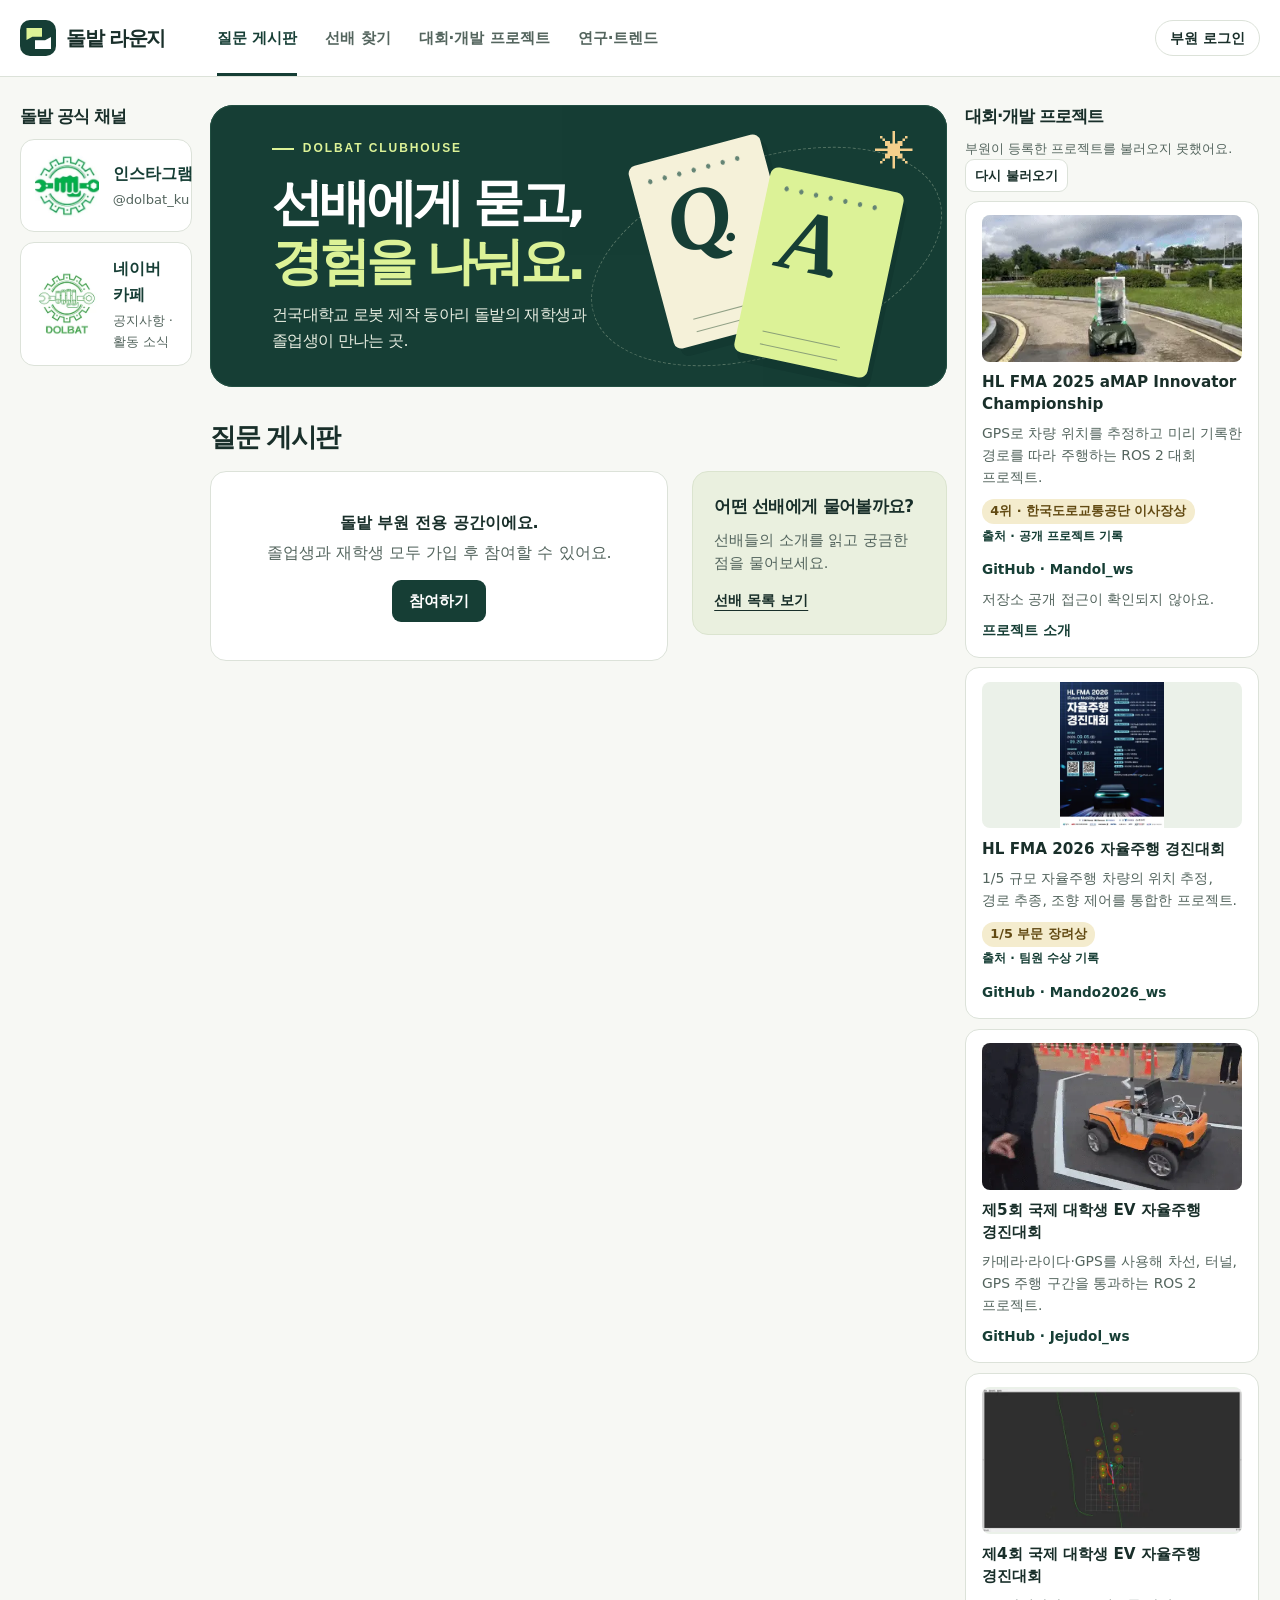
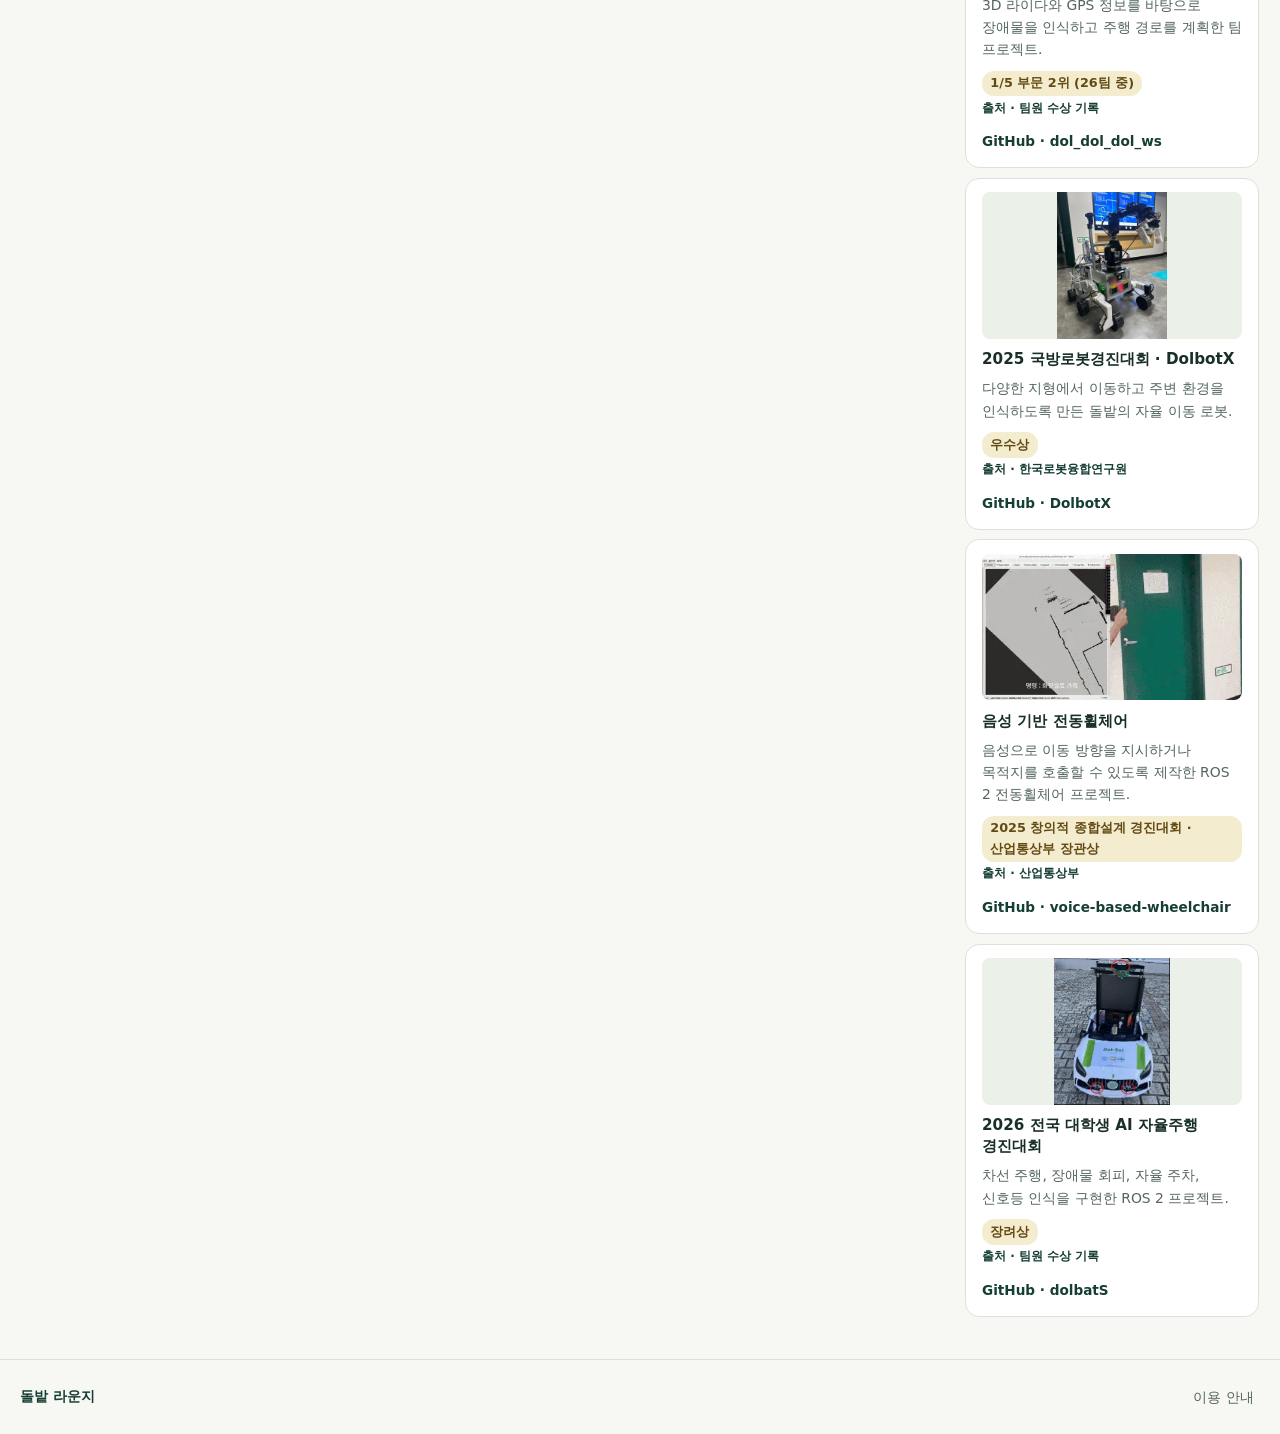
<file: index.html>
<!doctype html>
<html lang="ko"><head><meta charset="utf-8"><meta name="viewport" content="width=device-width,initial-scale=1">
<meta name="theme-color" content="#163e35"><title>돌밭 라운지 · DOLBAT</title>
<meta name="description" content="건국대학교 로봇 제작 동아리 돌밭(DOLBAT)의 재학생과 졸업생이 질문하고 답하는 커뮤니티입니다.">
<link rel="icon" href="data:image/svg+xml,%3Csvg xmlns='http://www.w3.org/2000/svg' viewBox='0 0 32 32'%3E%3Crect width='32' height='32' rx='8' fill='%23163e35'/%3E%3Cpath d='M8 8h11v8H13l-5 4zm8 10h8v7l-4-2h-4z' fill='%23dbf38c'/%3E%3C/svg%3E">
<link rel="stylesheet" href="./style.css?v=trends1"><script defer src="./config.js"></script><script defer src="./data.js?v=trends1"></script><script defer src="./app.js?v=trends1"></script></head>
<body>
<header><div class="wrap top"><a class="brand" href="#questions" aria-label="돌밭 라운지 홈"><span class="brand-mark" aria-hidden="true"><i></i><b></b></span>돌밭 라운지</a>
<nav aria-label="주 메뉴"><a href="#questions" data-nav="questions">질문 게시판</a><a href="#mentors" data-nav="mentors">선배 찾기</a><a href="#projects" data-nav="projects">대회·개발 프로젝트</a><a href="#trends" data-nav="trends">연구·트렌드</a></nav>
<button class="account" id="account"></button></div></header>
<main class="page-shell">
<div class="page-core"><section class="hero"><div class="hero-copy"><p class="eyebrow"><span></span>DOLBAT CLUBHOUSE</p><h1>선배에게 묻고,<br><em>경험을 나눠요.</em></h1><p class="intro">건국대학교 로봇 제작 동아리 돌밭의 재학생과 졸업생이 만나는 곳.</p></div>
<div class="art" aria-hidden="true"><div class="orbit"></div><div class="paper qpaper"><div class="holes"></div><strong>Q<span>.</span></strong><div class="paper-lines"></div></div><div class="paper apaper"><div class="holes"></div><strong>A<span>.</span></strong><div class="paper-lines"></div></div><i class="spark">✳</i></div></section>
<div id="board"></div>
<section class="trends-page" id="trendsPage" aria-labelledby="trendsTitle" hidden>
  <div class="project-heading"><h1 id="trendsTitle">연구·트렌드</h1>
    <button type="button" class="solid" id="trendRegister" data-act="registerTrend" hidden>정보 공유하기</button>
  </div>
  <p class="dim trends-intro">새로 본 논문, 기술 소식, 써본 개발 도구를 소개해 보세요.</p>
  <div id="trendList" class="trends-list"></div>
  <p id="trendStatus" class="hint" role="status">소식을 불러오는 중이에요.</p>
  <button type="button" id="trendMore" class="outline" data-act="moreTrends" hidden>소식 더 보기</button>
</section>
</div>
<aside class="site-rail social-rail" aria-labelledby="social-title">
  <h2 id="social-title">돌밭 공식 채널</h2>
  <a class="social-card" href="https://www.instagram.com/dolbat_ku/" target="_blank" rel="noopener noreferrer">
    <img src="./assets/instagram.webp" width="70" height="70" alt="">
    <span><strong>인스타그램</strong><small>@dolbat_ku</small></span>
  </a>
  <a class="social-card" href="https://cafe.naver.com/dolbat1998" target="_blank" rel="noopener noreferrer">
    <img src="./assets/naver-cafe.webp" width="70" height="70" alt="">
    <span><strong>네이버 카페</strong><small>공지사항 · 활동 소식</small></span>
  </a>
</aside>
<aside class="site-rail competition-rail" aria-labelledby="competition-title">
  <div class="project-heading"><h2 id="competition-title">대회·개발 프로젝트</h2>
    <button type="button" class="outline project-register" id="projectRegister" data-act="registerProject" hidden>프로젝트 등록</button>
  </div>
  <div id="projectFeed" class="project-feed">
    <ul class="competition-list" id="memberProjects" aria-label="부원이 등록한 프로젝트" hidden></ul>
    <p id="projectStatus" class="project-link-status" role="status" hidden></p>
    <button type="button" id="projectMore" class="outline project-more" data-act="moreProjects" hidden>프로젝트 더 보기</button>
    <ul class="competition-list" aria-label="돌밭 프로젝트">
    <li class="competition-card">
      <img class="project-cover" src="./assets/projects/mandol-2025.webp" alt="" loading="lazy" decoding="async">
      <h3>HL FMA 2025 aMAP Innovator Championship</h3>
      <p>GPS로 차량 위치를 추정하고 미리 기록한 경로를 따라 주행하는 ROS 2 대회 프로젝트.</p>
      <div class="project-award"><strong>4위 · 한국도로교통공단 이사장상</strong><a href="https://explore.market.dev/ecosystems/cpp/projects/mandol_ws" target="_blank" rel="noopener noreferrer" aria-label="4위 · 한국도로교통공단 이사장상 출처 · 공개 프로젝트 기록">출처 · 공개 프로젝트 기록</a></div>
      <a href="https://github.com/Hannibal730/Mandol_ws" data-project-repo target="_blank" rel="noopener noreferrer">GitHub · Mandol_ws</a><p class="project-link-status">저장소 공개 접근이 확인되지 않아요.</p><a href="https://github.com/Hannibal730/Hannibal730#projects" target="_blank" rel="noopener noreferrer">프로젝트 소개</a>
    </li>
    <li class="competition-card">
      <img class="project-cover" src="./assets/projects/mando-2026.webp" alt="" loading="lazy" decoding="async">
      <h3>HL FMA 2026 자율주행 경진대회</h3>
      <p>1/5 규모 자율주행 차량의 위치 추정, 경로 추종, 조향 제어를 통합한 프로젝트.</p>
      <div class="project-award"><strong>1/5 부문 장려상</strong><a href="https://github.com/sw8744/sw8744#awards" target="_blank" rel="noopener noreferrer" aria-label="1/5 부문 장려상 출처 · 팀원 수상 기록">출처 · 팀원 수상 기록</a></div>
      <a href="https://github.com/Hannibal730/Mando2026_ws" data-project-repo target="_blank" rel="noopener noreferrer">GitHub · Mando2026_ws</a>
    </li>
    <li class="competition-card">
      <img class="project-cover" src="./assets/projects/jeju-2026.webp" alt="" loading="lazy" decoding="async">
      <h3>제5회 국제 대학생 EV 자율주행 경진대회</h3>
      <p>카메라·라이다·GPS를 사용해 차선, 터널, GPS 주행 구간을 통과하는 ROS 2 프로젝트.</p>
      <a href="https://github.com/Hannibal730/Jejudol_ws" data-project-repo target="_blank" rel="noopener noreferrer">GitHub · Jejudol_ws</a>
    </li>
    <li class="competition-card">
      <img class="project-cover" src="./assets/projects/jeju-2025.webp" alt="" loading="lazy" decoding="async">
      <h3>제4회 국제 대학생 EV 자율주행 경진대회</h3>
      <p>3D 라이다와 GPS 정보를 바탕으로 장애물을 인식하고 주행 경로를 계획한 팀 프로젝트.</p>
      <div class="project-award"><strong>1/5 부문 2위 (26팀 중)</strong><a href="https://kr.linkedin.com/in/hannibal730/ko" target="_blank" rel="noopener noreferrer" aria-label="1/5 부문 2위 (26팀 중) 출처 · 팀원 수상 기록">출처 · 팀원 수상 기록</a></div>
      <a href="https://github.com/Highsky7/dol_dol_dol_ws" data-project-repo target="_blank" rel="noopener noreferrer">GitHub · dol_dol_dol_ws</a>
    </li>
    <li class="competition-card">
      <img class="project-cover" src="./assets/projects/dolbotx.webp" alt="" loading="lazy" decoding="async">
      <h3>2025 국방로봇경진대회 · DolbotX</h3>
      <p>다양한 지형에서 이동하고 주변 환경을 인식하도록 만든 돌밭의 자율 이동 로봇.</p>
      <div class="project-award"><strong>우수상</strong><a href="https://www.youtube.com/watch?v=GcvBvOLfVEU" target="_blank" rel="noopener noreferrer" aria-label="우수상 출처 · 한국로봇융합연구원">출처 · 한국로봇융합연구원</a></div>
      <a href="https://github.com/Highsky7/DolbotX" data-project-repo target="_blank" rel="noopener noreferrer">GitHub · DolbotX</a>
    </li>
    <li class="competition-card">
      <img class="project-cover" src="./assets/projects/voice-wheelchair.webp" alt="" loading="lazy" decoding="async">
      <h3>음성 기반 전동휠체어</h3>
      <p>음성으로 이동 방향을 지시하거나 목적지를 호출할 수 있도록 제작한 ROS 2 전동휠체어 프로젝트.</p>
      <div class="project-award"><strong>2025 창의적 종합설계 경진대회 · 산업통상부 장관상</strong><a href="https://www.motir.go.kr/kor/article/ATCL3f49a5a8c/171257/view?mno=&amp;pageIndex=88" target="_blank" rel="noopener noreferrer">출처 · 산업통상부</a></div>
      <a href="https://github.com/yooburi/voice-based-wheelchair" data-project-repo target="_blank" rel="noopener noreferrer">GitHub · voice-based-wheelchair</a>
    </li>
    <li class="competition-card">
      <img class="project-cover" src="./assets/projects/dolbats.webp" alt="" loading="lazy" decoding="async">
      <h3>2026 전국 대학생 AI 자율주행 경진대회</h3>
      <p>차선 주행, 장애물 회피, 자율 주차, 신호등 인식을 구현한 ROS 2 프로젝트.</p>
      <div class="project-award"><strong>장려상</strong><a href="https://github.com/sw8744/sw8744#awards" target="_blank" rel="noopener noreferrer" aria-label="장려상 출처 · 팀원 수상 기록">출처 · 팀원 수상 기록</a></div>
      <a href="https://github.com/sw8744/dolbatS" data-project-repo target="_blank" rel="noopener noreferrer">GitHub · dolbatS</a>
    </li>
    </ul>
  </div>
</aside>
</main>
<footer><div class="wrap"><strong>돌밭 라운지</strong><button id="about">이용 안내</button></div></footer>
<dialog id="modal"><div class="modal-head"><h2 id="modal-title"></h2><button class="cross" aria-label="닫기" id="close">×</button></div><div id="modal-body"></div></dialog><div id="toast" role="status"></div><noscript>게시판을 보려면 브라우저에서 JavaScript를 켜 주세요.</noscript>
</body></html>
</file>
<file: style.css>
:root{--pine:#163e35;--ink:#192f2a;--lime:#dcf297;--paper:#f7f8f4;--line:#dce2d9;--muted:#54655e;--white:#fff;--accent:#386955;color:var(--ink);background:var(--paper);font:16px/1.6 "Inter","Pretendard","Apple SD Gothic Neo","Malgun Gothic",system-ui,sans-serif;word-break:keep-all}*{box-sizing:border-box}body{margin:0}button,input,select,textarea{font:inherit;color:inherit}button,a,input,textarea,select{touch-action:manipulation}button{cursor:pointer}button,a{transition:background .16s,color .16s,border-color .16s}button{border:0;background:none}a{color:inherit;text-decoration:none}h1,h2,h3,p{margin:0}button:focus-visible,a:focus-visible,select:focus-visible,textarea:focus-visible,input:focus-visible{outline:3px solid #578772;outline-offset:3px}button:disabled{opacity:.55;cursor:wait}.wrap{width:min(1140px,calc(100% - 80px));margin:auto}header{background:white;border-bottom:1px solid var(--line)}.top{display:flex;align-items:center;min-height:76px;gap:52px}.brand{display:flex;align-items:center;gap:10px;font-size:1.28rem;font-weight:850;letter-spacing:-.07em;white-space:nowrap}.brand-mark{display:block;width:36px;height:36px;border-radius:10px;background:var(--pine);position:relative}.brand-mark i,.brand-mark b{position:absolute;background:var(--lime);width:16px;height:12px;left:6px;top:8px;clip-path:polygon(0 0,100% 0,100% 72%,37% 72%,0 100%)}.brand-mark b{transform:rotate(180deg);top:17px;left:15px;background:#fff}nav{display:flex;gap:28px;align-self:stretch}nav a{display:grid;place-content:center;position:relative;color:var(--muted);font-size:.95rem;font-weight:650}nav a.on{color:var(--pine)}nav a.on:after{content:"";height:3px;position:absolute;background:var(--pine);bottom:0;left:0;right:0}.account{margin-left:auto;border:1px solid var(--line);border-radius:22px;padding:6px 14px;font-weight:650;font-size:.87rem}.account:hover,.outline:hover,.chip:hover{background:#eaf0e7}.hero{display:flex;position:relative;isolation:isolate;overflow:hidden;color:#fff;background:var(--pine);margin:28px 0 32px;border-radius:23px;min-height:270px;align-items:center;padding:34px clamp(28px,4.8vw,66px);box-shadow:inset 0 0 0 1px #224f42}.hero-copy{position:relative;z-index:2;width:56%}.eyebrow{font-family:Arial,sans-serif;display:flex;align-items:center;gap:9px;font-weight:700;font-size:.75rem;letter-spacing:.16em;color:var(--lime)}.eyebrow span{height:2px;width:22px;background:var(--lime)}h1{font-size:clamp(2.1rem,4vw,3.35rem);letter-spacing:-.08em;line-height:1.14;margin:15px 0 12px;font-weight:800}h1 em{font-style:normal;color:var(--lime)}.intro{color:#e7ede1;font-size:1rem;letter-spacing:-.04em}.art{position:absolute;width:42%;max-width:430px;top:0;right:4%;height:100%;pointer-events:none}.orbit{border:1px dashed #76907d;opacity:.65;width:118%;height:69%;border-radius:50%;position:absolute;top:19%;left:-8%;transform:rotate(-19deg)}.paper{position:absolute;width:44%;height:67%;top:15%;color:var(--pine);box-shadow:5px 9px 0 #0b2a2440;border-radius:8px;padding:7% 8% 4%;display:flex;flex-direction:column;justify-content:space-between}.qpaper{left:13%;background:#f5f1d9;transform:rotate(-15deg)}.apaper{top:26%;left:46%;background:var(--lime);transform:rotate(12deg)}.holes{position:absolute;top:9%;left:12%;right:12%;height:5px;background:radial-gradient(circle at 3px 2.5px,#648474 2px,transparent 2.6px) left/15px 5px repeat-x}.paper strong{font:italic 700 clamp(4rem,7vw,7rem)/1 Georgia,serif;letter-spacing:-.13em}.paper strong span{font-size:.58em}.paper-lines{width:92%;height:14px;border-block:1.5px solid #768b70;opacity:.78}.spark{position:absolute;right:1%;top:10%;color:#f5cf8c;font:normal 2.5rem/1 Georgia,serif}.board-head{display:flex;align-items:center;justify-content:space-between;gap:12px;margin:4px 0 16px}h2{font-size:1.65rem;letter-spacing:-.065em;line-height:1.35}.section-title{display:flex;align-items:baseline;gap:12px}.count{color:var(--muted);font-size:.9rem}.solid,.outline{border-radius:9px;padding:9px 17px;font-size:.94rem;font-weight:700;display:inline-flex;align-items:center;justify-content:center;gap:7px}.solid{background:var(--pine);color:white}.solid:hover{background:#255846}.outline{background:white;border:1px solid var(--line)}.ico{font-family:Arial,sans-serif;font-size:1.1em}.layout{display:grid;grid-template-columns:minmax(0,1fr) 255px;gap:24px}.panel,.sidecard,.mentor{background:white;border:1px solid var(--line);border-radius:16px}.panel{overflow:hidden}.toolbar{padding:19px 22px 16px;border-bottom:1px solid var(--line)}.search{display:flex;align-items:center;gap:10px;background:#f5f7f3;border:1px solid #dce3d9;border-radius:9px;padding:0 13px;color:var(--muted)}.search:before{content:"";width:12px;height:12px;border:1.8px solid currentColor;border-radius:50%;flex:none}.search:after{content:"";position:absolute;margin:11px 0 0 12px;width:6px;height:1.7px;background:currentColor;transform:rotate(46deg)}.search input{width:100%;padding:10px 4px;border:0;background:transparent;min-width:0;font-size:.93rem}.chips{display:flex;flex-wrap:wrap;gap:6px;margin-top:12px}.chip,.tag,.status{font-size:.82rem;line-height:1.4;border-radius:18px;white-space:nowrap}.chip{padding:6px 12px;border:1px solid var(--line);background:white}.chip.active{background:var(--pine);color:white;border-color:var(--pine)}.row{display:block;width:100%;padding:17px 23px;text-align:left;border:0;border-bottom:1px solid #e6eae4;background:white}.row:last-child{border:0}.row:hover,.mentor:hover{background:#f7faf4}.labelrow,.meta,.personline{display:flex;align-items:center;flex-wrap:wrap;gap:8px}.tag{color:#365c48;background:#edf2e9;padding:3px 9px;font-weight:700}.status{font-weight:600;color:#557358}.status.wait{color:#946631}.row h3,.mentor h3{font-size:1.1rem;line-height:1.5;letter-spacing:-.045em;margin:6px 0 4px;overflow-wrap:anywhere}.meta{overflow-wrap:anywhere;font-size:.83rem;color:var(--muted)}.answer-count{margin-left:auto;color:var(--pine);font-weight:700}.sidecard{padding:21px;margin-bottom:14px}.sidecard h3{font-size:1.06rem;letter-spacing:-.04em}.sidecard.moss{background:#eaf0df;border-color:#dbe4cf}.sidecard p{color:var(--muted);font-size:.91rem;margin:8px 0 13px}.sidecard .linkbtn{font-size:.9rem;font-weight:700;padding:0;text-decoration:underline;text-underline-offset:5px}.sidelist{display:flex;flex-direction:column;gap:6px;margin-top:10px}.filter{display:flex;width:100%;align-items:center;justify-content:space-between;text-align:left;padding:7px 9px;border-radius:6px;color:var(--muted);font-size:.92rem}.filter.active{background:#eff3ed;color:var(--pine);font-weight:700}.filter b{font-size:.85rem}.empty{text-align:center;padding:38px 20px;color:var(--muted)}.empty strong{display:block;color:var(--ink);margin-bottom:5px}.empty button{margin-top:14px}.mentor-grid{padding:18px;display:grid;grid-template-columns:repeat(2,minmax(0,1fr));gap:12px}.mentor{padding:18px;text-align:left}.avatar{width:39px;height:39px;display:grid;place-items:center;border-radius:12px;color:var(--pine);background:#e4eed5;font-weight:750}.mentor p{font-size:.91rem;color:var(--muted);margin-top:10px}.notice{font-size:.87rem;color:var(--muted);margin:12px 0}.mobile-filter{display:none}footer{border-top:1px solid var(--line);margin:42px 0 0}footer .wrap{display:flex;align-items:center;gap:16px;min-height:74px;color:var(--muted);font-size:.85rem}footer strong{color:var(--pine)}footer button{margin-left:auto;font-size:.87rem}dialog{width:min(590px,calc(100% - 26px));max-height:88dvh;padding:24px;border:1px solid var(--line);border-radius:18px;color:var(--ink);box-shadow:0 18px 70px #173e3533}dialog::backdrop{background:#092c2480}.modal-head{display:flex;align-items:center;justify-content:space-between;gap:14px;margin-bottom:18px}.modal-head h2{font-size:1.38rem;overflow-wrap:anywhere}.cross{height:34px;width:34px;flex:none;border-radius:50%;background:var(--paper);font:1.55rem/1 Arial}.form{display:grid;gap:13px}.form label{display:grid;gap:5px;font-size:.9rem;font-weight:700}.form :is(input,textarea,select){width:100%;min-width:0;padding:9px 10px;background:#f9faf7;border:1px solid #cfdace;border-radius:8px;font-size:16px}.form textarea{resize:vertical;min-height:102px}.form input[type=file]{font-size:.83rem;padding:8px}.form small,.dim,.hint{font-size:.87rem;color:var(--muted)}.form .solid{justify-self:start}.error{color:#9c3626;font-size:.9rem}.error:empty{display:none}.hint{background:#f2f5ec;border-radius:9px;padding:10px 12px;margin:0 0 14px}.switch{margin-top:14px;color:#2d6655;text-decoration:underline;font-weight:650}.article{white-space:pre-wrap;overflow-wrap:anywhere;margin:13px 0 17px}.photo{display:block;width:auto;max-width:100%;max-height:400px;border-radius:10px;margin:10px 0}.reply{border-top:1px solid var(--line);padding:15px 0 5px}.reply h4,.replies h3{margin:0}.replies h3{font-size:1.04rem}.detail-form{border-top:1px solid var(--line);padding-top:16px;margin-top:12px}.related:not(:empty){background:#f2f5ec;border-radius:8px;padding:9px 12px;font-size:.86rem}.related button{display:block;text-align:left;text-decoration:underline;margin:4px 0}.busyline{padding:17px;color:var(--muted)}#toast{position:fixed;bottom:22px;left:50%;transform:translateX(-50%);max-width:90%;background:var(--pine);border-radius:10px;color:white;font-size:.91rem;padding:10px 16px;z-index:20;box-shadow:0 2px 10px #0002;pointer-events:none}#toast:empty{display:none}
@media(max-width:850px){.layout{grid-template-columns:minmax(0,1fr) 205px;gap:14px}.wrap{width:calc(100% - 40px)}.hero{min-height:240px}.art{right:3%}.top{gap:32px}.sidecard{padding:15px}}
@media(max-width:670px){.wrap{width:calc(100% - 28px)}.top{min-height:65px;flex-wrap:wrap;gap:0;padding:12px 0 0}.brand{font-size:1.13rem}.brand-mark{width:33px;height:33px}.account{order:1}nav{order:2;width:100%;gap:24px;margin-top:8px}nav a{padding:7px 0 10px;font-size:.9rem}.hero{margin:16px 0 23px;min-height:193px;padding:21px 20px;border-radius:15px}.hero-copy{width:66%}h1{font-size:clamp(1.65rem,6.3vw,2.35rem);margin:10px 0}.intro{font-size:.83rem;line-height:1.5}.eyebrow{font-size:.65rem;gap:6px}.art{width:35%;right:3%;top:15%;height:70%}.paper{width:60%;height:64%}.qpaper{left:0}.apaper{left:41%;top:35%}.paper strong{font-size:clamp(2.8rem,9vw,4rem)}.holes{height:4px;background-size:10px 4px}.paper-lines{height:8px}.spark{font-size:1.4rem;right:3%}.orbit{top:25%;left:-10%}.layout{display:block}.layout aside{margin-top:16px}.statuscard{display:none}.mobile-filter{display:block;border:1px solid var(--line);border-radius:8px;padding:5px;font-size:.84rem;background:#fff}.board-head{margin-bottom:12px}h2{font-size:1.4rem}.section-title{gap:6px}.toolbar{padding:13px}.row{padding:15px}.chip{padding:5px 10px}.chips{gap:5px}.solid,.outline{padding:8px 12px}.mentor-grid{padding:12px;gap:8px}.mentor{padding:12px}.sidecard{margin-bottom:10px}.status-top{display:flex;align-items:center;justify-content:space-between;margin-top:10px}.status-top .chips{margin:0}.meta{gap:5px}.top .account{font-size:.8rem}footer .wrap{gap:9px;flex-wrap:wrap}dialog{padding:17px}}
@media(max-width:380px){.mentor-grid{grid-template-columns:1fr}.hero-copy{width:68%}.art{opacity:.92}.hero{padding:17px}.eyebrow{letter-spacing:.1em}}
.tick{display:flex!important;align-items:center;gap:10px!important;margin-top:9px}.tick input{width:auto!important}.related details{padding:4px 0}.related summary{cursor:pointer;font-weight:650}.related p{margin:5px}.mobile-filter-wrap:has(select){display:none}@media(max-width:670px){.mobile-filter-wrap:has(select){display:block;margin-top:10px}}[hidden]{display:none!important}
.author-fields{display:grid;grid-template-columns:1.45fr .75fr 1fr;gap:8px 10px;border:1px solid var(--line);border-radius:10px;padding:10px 12px;min-width:0}.author-fields legend{padding:0 6px;font-size:.93rem;font-weight:700}.author-fields label{min-width:0}.author-fields small{grid-column:1/-1}@media(max-width:480px){.author-fields{grid-template-columns:1fr 1fr}.author-fields label:first-of-type{grid-column:1/-1}}

.article a { color: var(--pine); text-decoration: underline; text-underline-offset: .18em; }
.work-fields { display: grid; gap: 13px; }
.employment-summary { margin: .6rem 0; font-size: .9rem; overflow-wrap: anywhere; }
.employment-summary div { display: flex; align-items: baseline; gap: .65rem; }
.employment-summary dt { color: var(--muted); flex: none; }
.employment-summary dd { margin: 0; }

.question-filters { display: flex; flex-wrap: wrap; align-items: center; gap: .5rem; margin-top: .65rem; }
.question-filters .mobile-filter-wrap { margin-top: 0; }
.topic-filter { max-width: 100%; border: 1px solid var(--line); border-radius: 8px; padding: .35rem .55rem; background: #fff; font-size: .87rem; }
.question-topic { display: inline-block; color: var(--pine); background: #e9efe4; border-radius: 12px; padding: .2rem .55rem; font-size: .82rem; }

.attachment-download { display: block; margin: .55rem 0; max-width: 100%; text-align: left; overflow-wrap: anywhere; }

.profile-activity { margin-top: 1.1rem; padding-top: .65rem; border-top: 1px solid var(--line); }
.profile-activity h3 { margin: 0 0 .55rem; font-size: 1rem; }
.profile-activity ul { padding: 0; margin: 0; list-style: none; display: grid; gap: .4rem; }
.activity-question { display: flex; align-items: center; gap: .5rem; width: 100%; text-align: left; overflow-wrap: anywhere; }
.danger { color: #8e2926; border: 1px solid #dda8a3; background: #fff7f6; border-radius: 8px; padding: .45rem .8rem; }
.danger:hover { background: #fbe7e5; }

.page-shell {
  width: min(1140px, calc(100% - 40px));
  margin: 0 auto;
  display: grid;
  grid-template-columns: repeat(2, minmax(0, 1fr));
  grid-template-areas: "core core" "social competition";
  align-items: start;
  column-gap: 24px;
  row-gap: 28px;
}
.page-core { grid-area: core; min-width: 0; }
.social-rail { grid-area: social; }
.competition-rail { grid-area: competition; }
.site-rail { min-width: 0; }
.site-rail h2 { margin: 0 0 .7rem; font-size: 1.05rem; }
.social-card, .competition-card {
  border: 1px solid var(--line);
  border-radius: 14px;
  background: var(--white);
}
.social-card {
  display: flex;
  align-items: center;
  gap: .85rem;
  padding: .85rem;
  margin-bottom: .6rem;
  color: var(--pine);
  text-decoration: none;
}
.social-card:last-child { margin-bottom: 0; }
.social-card:hover { background: #edf4ea; border-color: #b6c8b2; }
.social-card img { flex: 0 0 64px; width: 64px; height: 64px; object-fit: contain; border-radius: 9px; }
.social-card strong, .social-card small { display: block; }
.social-card small { margin-top: .15rem; color: var(--muted); font-size: .82rem; overflow-wrap: anywhere; }
.competition-list { display: grid; gap: .6rem; margin: 0; padding: 0; list-style: none; }
.competition-card { padding: .85rem 1rem; }
.competition-card h3 { font-size: .95rem; line-height: 1.4; margin: 0; }
.competition-card p { margin: .42rem 0; font-size: .87rem; color: var(--muted); }
.competition-card a { color: var(--pine); font-weight: 650; font-size: .85rem; text-underline-offset: .2em; overflow-wrap: anywhere; }
@media (min-width: 1200px) {
  :root { --desktop-gutter: clamp(18px, 1.6vw, 40px); }
  .page-shell, header .wrap, footer .wrap {
    width: calc(100% - 2 * var(--desktop-gutter));
  }
  .page-shell {
    grid-template-columns: clamp(172px, 13vw, 260px) minmax(0, 1fr) clamp(262px, 23vw, 580px);
    grid-template-areas: "social core competition";
    column-gap: clamp(14px, 1.4vw, 30px);
  }
  .site-rail { margin-top: 28px; }
  .hero { min-height: clamp(255px, 16vw, 350px); }
  .project-feed { container-type: inline-size; }
}
@media (max-width: 850px) {
  .page-shell { width: calc(100% - 40px); gap: 24px 16px; }
}
@media (max-width: 670px) {
  .page-shell { width: calc(100% - 28px); grid-template-columns: minmax(0, 1fr); grid-template-areas: "core" "social" "competition"; }
}

.project-heading { display: flex; align-items: start; flex-wrap: wrap; justify-content: space-between; gap: .35rem .55rem; }
.project-heading h2 { flex: 1 0 auto; }
.project-register, .project-more { font-size: .82rem; padding: .3rem .58rem; margin-bottom: .55rem; }
.project-feed { min-width: 0; }
#memberProjects { margin-bottom: .6rem; }
.project-link-status { font-size: .8rem; color: var(--muted); }
.project-cover { display: block; width: 100%; aspect-ratio: 16 / 9; object-fit: contain; background: #ebf1e9; border-radius: 8px; margin-bottom: .65rem; }
.project-description { white-space: pre-wrap; overflow-wrap: anywhere; }
.competition-card h3 { overflow-wrap: anywhere; }
@container (min-width: 450px) {
  .competition-list { grid-template-columns: repeat(2, minmax(0, 1fr)); }
}

.page-shell[data-view="projects"] { grid-template-areas: "competition competition" "social social"; }
.page-shell[data-view="projects"] .page-core { display: none; }
.page-shell[data-view="projects"] .competition-rail, .trends-page { margin-top: 28px; }
.page-shell[data-view="projects"] .project-feed { container-type: inline-size; }
.page-shell[data-view="projects"] .project-heading h2, .trends-page h1 { margin: 0 0 .7rem; font-size: clamp(1.45rem, 2.1vw, 2rem); }
.trends-intro { margin: 0 0 1rem; }
.trends-list { display: grid; gap: .65rem; }
.trend-card h2 { font-size: 1.08rem; line-height: 1.45; margin: .5rem 0 .35rem; overflow-wrap: anywhere; }
.trend-card p { font-size: .95rem; }
#trendMore { margin-top: .9rem; }
.project-award { display: grid; justify-items: start; gap: .16rem; margin: .65rem 0; }
.project-award strong { padding: .15rem .52rem; border-radius: 12px; background: #f4ecce; color: #624a13; font-size: .8rem; }
.project-award a { font-size: .75rem; }
@container (min-width: 850px) {
  .page-shell[data-view="projects"] .competition-list { grid-template-columns: repeat(3, minmax(0, 1fr)); }
}
@media (min-width: 1200px) {
  .page-shell[data-view="projects"] { grid-template-areas: "social competition competition"; }
}
@media (max-width: 670px) {
  .page-shell[data-view="projects"] { grid-template-areas: "competition" "social"; }
  .top nav { flex-wrap: wrap; gap: 0 clamp(.5rem, 2vw, 1rem); }
  .top nav a { font-size: .82rem; }
}
</file>
